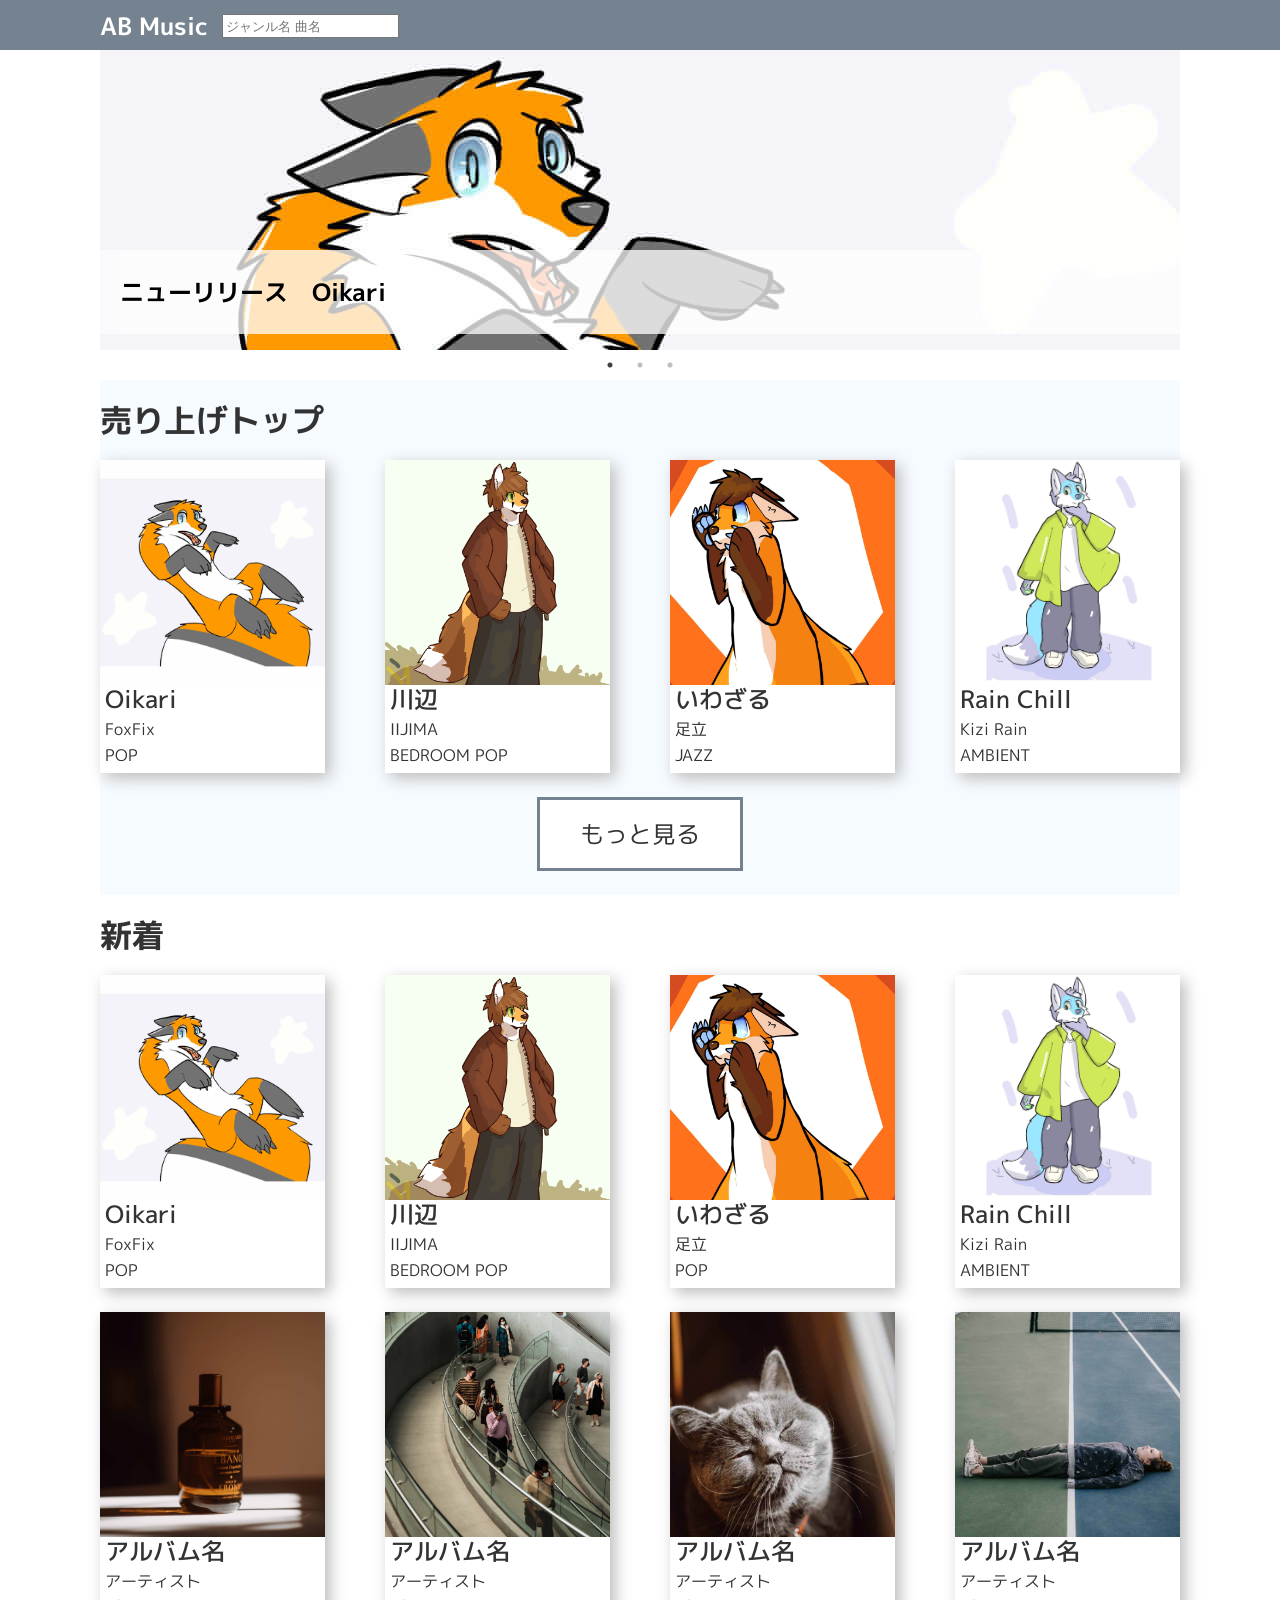
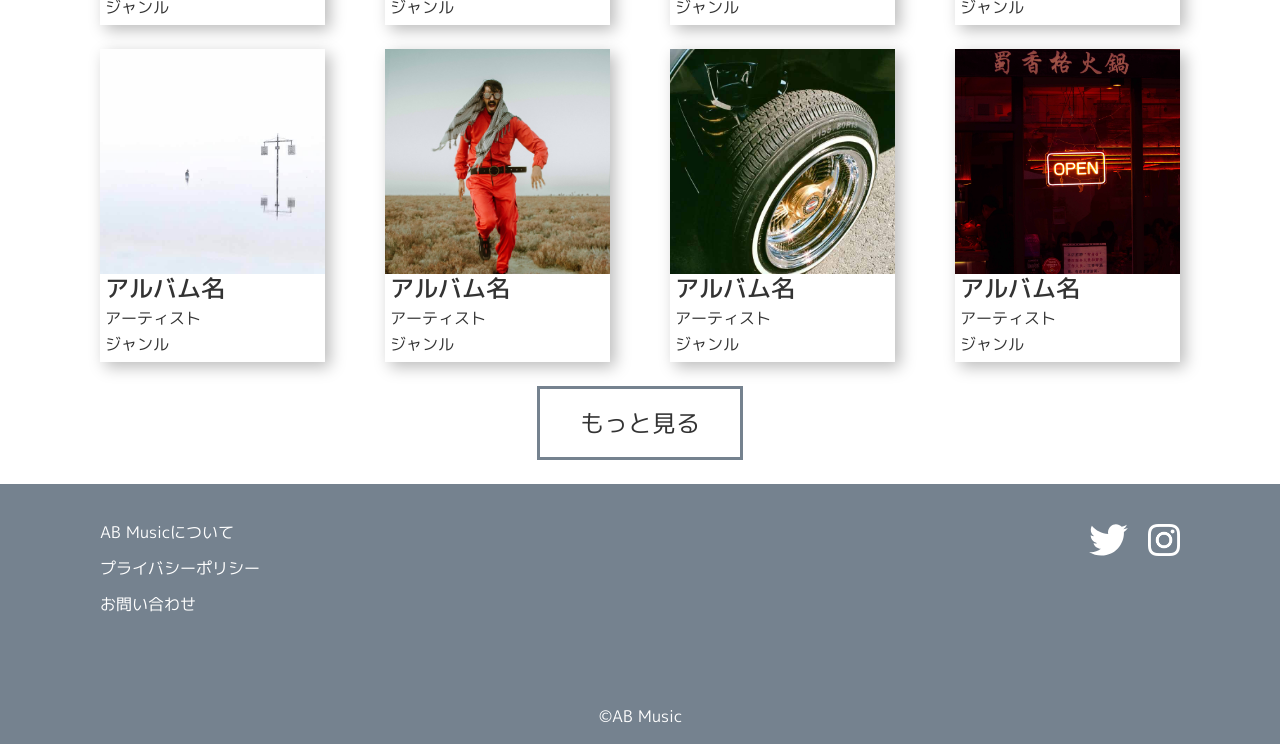
<file: index.html>
<!doctype html>
<html>
<head>
<meta charset="utf-8">
<link rel="stylesheet" href="css/reset.css">
<link rel="stylesheet" href="css/common.css">
<link rel="stylesheet" href="css/top.css">
<link rel="stylesheet" type="text/css" href="scripts/slick/slick.css"/>
<link rel="stylesheet" type="text/css" href="scripts/slick/slick-theme.css"/>
<link href="https://fonts.googleapis.com/css2?family=M+PLUS+1p:wght@400;500;700&display=swap" rel="stylesheet">

<!-- Enable users to add your web application or webpage link to the Home screen. Replace icon.png with your icon file path -->
<link rel="apple-touch-icon" href="img/icons/disc.png">
<!-- Specify a launch screen image that is displayed while your web application launches. Replace app.png with your image file path -->
<link rel="apple-touch-startup-image" href="img/icons/disc.png">
<!-- Mobile Internet Explorer allows us to activate ClearType technology for smoothing fonts for easy reading -->
<meta http-equiv="cleartype" content="on">
<!-- Specify whether or not telephone numbers in the HTML content should appear as hypertext links -->
<meta name="format-detection" content="telephone=no" />
<!-- Changes the logical window size used when displaying a page mobile browsers -->
<meta name = "viewport" content = "width = device-width, initial-scale=1, user-scalable=yes"><link href="img/icons/disc.svg" rel="icon" type="image/x-icon" />
<title>AB Music</title>
</head>
<body>
<header class = "header">
  <div class = "header-box"> <a href="index.html">
    <h1>AB Music</h1>
    </a>
    <div class = "search-box">
      <input type="search" placeholder="ジャンル名 曲名">
    </div>
  </div>
</header>
<main class = "main"> 
  <!--Slic -->
  <section class = "section-articles">
    <div class = "section-articles__slick">
      <div> <a href="pages/news1.html"><img class = "section-articles__img" src="img/slik1.png" alt="article_image">
        <div class = "section-articles__text">
          <p>ニューリリース　Oikari</p>
        </div>
        </a> </div>
      <div> <a href="pages/news1.html"> <img class = "section-articles__img" src="img/slik2.png" alt="article_image">
        <div class = "section-articles__text">
          <p>配信限定シングル　いわざる</p>
        </div>
        </a> </div>
      <div> <a href="pages/news1.html"> <img class = "section-articles__img" src="img/slik3.png" alt="article_image">
        <div class = "section-articles__text">
          <p>川辺リリース記念特集</p>
        </div>
        </a> </div>
    </div>
  </section>
  <section class = "section-ranking">
    <h2>売り上げトップ</h2>
    <ul>
      <li> <a href="pages/album_info.html"> <img src="img/0505.jpg" alt="album_image">
        <div class = "section-ranking__info">
          <p class = "album_title">Oikari</p>
          <p>FoxFix</p>
          <p>POP</p>
        </div>
        </a> </li>
      <li> <a href="psages/album_info.html"> <img src="img/IMG_0814.PNG" alt="album_image">
        <div class = "section-ranking__info">
          <p class = "album_title">川辺</p>
          <p>IIJIMA</p>
          <p>BEDROOM POP</p>
        </div>
        </a> </li>
      <li> <a href="pages/album_info.html"> <img src="img/IMG_0812.JPG" alt="album_image">
        <div class = "section-ranking__info">
          <p class = "album_title">いわざる</p>
          <p>足立</p>
          <p>JAZZ</p>
        </div>
        </a> </li>
      <li> <a href="pages/album_info.html"> <img src="img/IMG_0650.JPG" alt="album_image">
        <div class = "section-ranking__info">
          <p class = "album_title">Rain Chill</p>
          <p>Kizi Rain</p>
          <p>AMBIENT</p>
        </div>
        </a> </li>
    </ul>
    <a href="" class = "read-more">もっと見る</a></section>
  <section class = "section-new">
    <h2>新着</h2>
    <nav class = "section-new__items">
      <ul>
        <li> <a href="pages/album_info.html"> <img src="img/0505.jpg" alt="album_image">
          <div class = "section-new__info">
          <p class = "album_title">Oikari</p>
          <p>FoxFix</p>
          <p>POP</p>
          </div>
          </a> </li>
        <li> <a href="pages/album_info.html"> <img src="img/IMG_0814.PNG" alt="album_image">
          <div class = "section-new__info">
          <p class = "album_title">川辺</p>
          <p>IIJIMA</p>
          <p>BEDROOM POP</p>
          </div>
          </a> </li>
        <li> <a href="pages/album_info.html"> <img src="img/IMG_0812.JPG" alt="album_image">
          <div class = "section-new__info">
          <p class = "album_title">いわざる</p>
          <p>足立</p>
          <p>POP</p>
          </div>
          </a> </li>
        <li> <a href="pages/album_info.html"> <img src="img/IMG_0650.JPG" alt="album_image">
          <div class = "section-new__info">
          <p class = "album_title">Rain Chill</p>
          <p>Kizi Rain</p>
          <p>AMBIENT</p>
          </div>
          </a> </li>
      </ul>
      <ul>
        <li> <a href="pages/album_info.html"> <img src="img/album1.jpg" alt="album_image">
          <div class = "section-new__info">
            <p class = "album_title">アルバム名</p>
            <p>アーティスト</p>
            <p>ジャンル</p>
          </div>
          </a> </li>
        <li> <a href="pages/album_info.html"> <img src="img/album2.jpg" alt="album_image">
          <div class = "section-new__info">
            <p class = "album_title">アルバム名</p>
            <p>アーティスト</p>
            <p>ジャンル</p>
          </div>
          </a> </li>
        <li> <a href="pages/album_info.html"> <img src="img/album3.jpg" alt="album_image">
          <div class = "section-new__info">
            <p class = "album_title">アルバム名</p>
            <p>アーティスト</p>
            <p>ジャンル</p>
          </div>
          </a> </li>
        <li> <a href="pages/album_info.html"> <img src="img/album4.jpg" alt="album_image">
          <div class = "section-new__info">
            <p class = "album_title">アルバム名</p>
            <p>アーティスト</p>
            <p>ジャンル</p>
          </div>
          </a> </li>
      </ul>
      <ul>
        <li> <a href="pages/album_info.html"> <img src="img/album5.jpg" alt="album_image">
          <div class = "section-new__info">
            <p class = "album_title">アルバム名</p>
            <p>アーティスト</p>
            <p>ジャンル</p>
          </div>
          </a> </li>
        <li> <a href="pages/album_info.html"> <img src="img/album6.jpg" alt="album_image">
          <div class = "section-new__info">
            <p class = "album_title">アルバム名</p>
            <p>アーティスト</p>
            <p>ジャンル</p>
          </div>
          </a> </li>
        <li> <a href="pages/album_info.html"> <img src="img/album7.jpg" alt="album_image">
          <div class = "section-new__info">
            <p class = "album_title">アルバム名</p>
            <p>アーティスト</p>
            <p>ジャンル</p>
          </div>
          </a> </li>
        <li> <a href="pages/album_info.html"> <img src="img/album8.jpg" alt="album_image">
          <div class = "section-new__info">
            <p class = "album_title">アルバム名</p>
            <p>アーティスト</p>
            <p>ジャンル</p>
          </div>
          </a> </li>
      </ul>
    </nav>
    <a href="" class = "read-more">もっと見る</a></section>
</main>
<footer class = "footer">
  <div class = "footer-box">
    <div class = "footer-links">
      <nav class = "footer__site-map">
        <ul>
          <li><a href="pages/site_info.html">AB Musicについて</a></li>
          <li><a href="pages/privacy.html">プライバシーポリシー</a></li>
          <li><a href="pages/faq.html">お問い合わせ</a></li>
        </ul>
      </nav>
      <!--ツイッターとインスタアイコン-->
      <div class = "sns-icons">
        <nav>
          <ul>
            <li> <img class = "twitter-icon" src="img/icons/Logo white.svg" alt=""> </li>
            <li> <img class = "instagram-icon" src="img/icons/glyph-logo_May2016.png" alt=""> </li>
          </ul>
        </nav>
      </div>
    </div>
    <br>
    <span>©AB Music</span> </div>
</footer>
<!--スクリプト--> 
<script type="text/javascript" src="scripts/jquery-3.6.0.min.js"></script> 
<script type="text/javascript" src="scripts/slick/slick.min.js"></script> 

<!--slick処理--> 
<script type="text/javascript">
    $(document).ready(function(){
      $('.section-articles__slick').slick(
      {
        dots:true,
        autoplay:true,
        arrows: false,
        
      }
      );
    });
  </script>
</body>
</html>
</file>
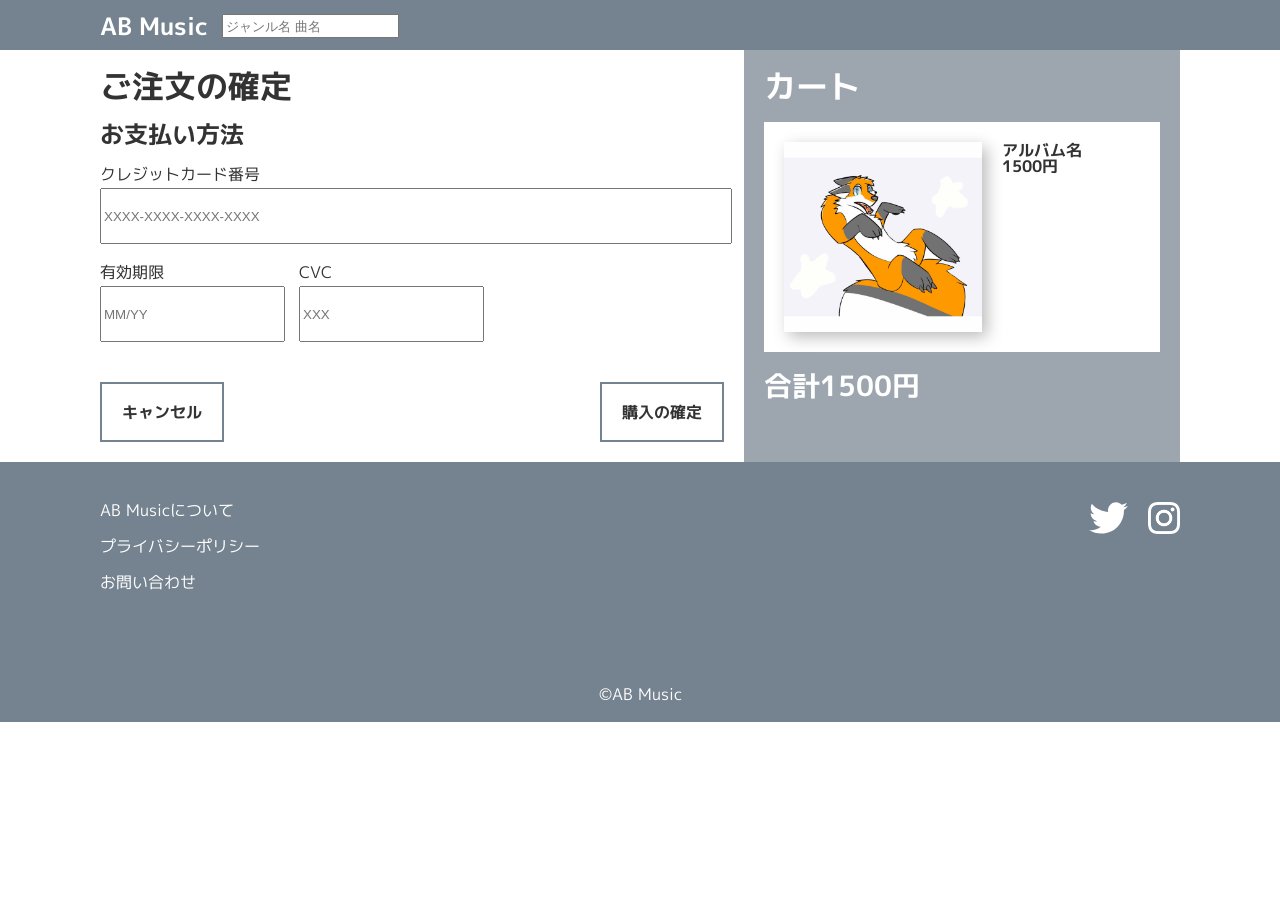
<file: pages/buy.html>
<!doctype html>
<html>
<head>
<meta charset="utf-8">
<link rel="stylesheet" href="../css/reset.css">
<link rel="stylesheet" href="../css/common.css">
<link rel="stylesheet" href="../css/buy.css">
<link href="https://fonts.googleapis.com/css2?family=M+PLUS+1p:wght@400;500;700&display=swap" rel="stylesheet">

<!-- Enable users to add your web application or webpage link to the Home screen. Replace icon.png with your icon file path -->
<link rel="apple-touch-icon" href="../img/icons/disc.png">
<!-- Specify a launch screen image that is displayed while your web application launches. Replace app.png with your image file path -->
<link rel="apple-touch-startup-image" href="../img/icons/disc.png">
<!-- Mobile Internet Explorer allows us to activate ClearType technology for smoothing fonts for easy reading -->
<meta http-equiv="cleartype" content="on">
<!-- Specify whether or not telephone numbers in the HTML content should appear as hypertext links -->
<meta name="format-detection" content="telephone=no" />
<!-- Changes the logical window size used when displaying a page mobile browsers -->
<meta name = "viewport" content = "width = device-width, initial-scale=1, user-scalable=yes">
  <link href="../img/icons/disc.svg" rel="icon" type="image/x-icon" />
<title>AB Music</title>
</head>
<body>
<header class = "header">
  <div class = "header-box"> <a href="../index.html">
    <h1>AB Music</h1>
    </a>
    <div class = "search-box">
      <input type="search" placeholder="ジャンル名 曲名">
    </div>
  </div>
</header>
<main class = "main">
  <section class = "section-credit">
    <h2>ご注文の確定</h2>
    <h3>お支払い方法</h3>
    <div>
      <p>クレジットカード番号</p>
      <input type="text" placeholder = "XXXX-XXXX-XXXX-XXXX">
    </div>
    <div class = "section-credit__info">
      <div>
        <p>有効期限</p>
        <input type="text" placeholder = "MM/YY">
      </div>
      <div>
        <p>CVC</p>
        <input type="text" placeholder = "XXX">
      </div>
    </div>
    <div>
      <div class = "section-credit__button"> <a href="../index.html">キャンセル</a> <a href="../pages/thanks.html">購入の確定</a> </div>
    </div>
  </section>
  <section class = "section-cart">
    <h2>カート</h2>
    <div class = "section-cart__items"><img src="../img/0505.jpg" alt="album_image">
      <div>
        <p>アルバム名</p>
        <p>1500円</p>
      </div>
    </div>
    <p class = "sum-price">合計1500円</p>
  </section>
</main>
<footer class = "footer">
  <div class = "footer-box">
    <div class = "footer-links">
      <nav class = "footer__site-map">
        <ul>
          <li><a href="../pages/site_info.html">AB Musicについて</a></li>
          <li><a href="../pages/privacy.html">プライバシーポリシー</a></li>
          <li><a href="../pages/faq.html">お問い合わせ</a></li>
        </ul>
      </nav>
      <!--ツイッターとインスタアイコン-->
      <div class = "sns-icons">
        <nav>
          <ul>
            <li> <img class = "twitter-icon" src="../img/icons/Logo white.svg" alt=""> </li>
            <li> <img class = "instagram-icon" src="../img/icons/glyph-logo_May2016.png" alt=""> </li>
          </ul>
        </nav>
      </div>
    </div>
    <br>
    <span>©AB Music</span> </div>
</footer>
</body>
</html>
</file>
<file: css/common.css>
/* CSS Document */
html {
  font-size: 62.5%;
  background-color: #ffffff;
  width: 100%;
}
body {
  text-align: center;
  font-size: 1.6rem;
  color: #333;
  font-family: 'M PLUS 1p', sans-serif;
  min-width: 375px;
}
ul {
  list-style: none;
}
ol {
  list-style: none;
}
a {
  text-decoration: none;
  color: #333;
}
a:hover {
  text-decoration: none;
}
.read-more {
  display: inline-block;
  text-align: center;
  width: 200px;
  padding: 22px 0;
  border: 3px solid #75828F;
  font-size: 2.4rem;
  background-color: #fff;
}
.header {
  background-color: #75828F;
  height: 50px;
  /*position:sticky;*/
  top: 0;
}
.header h1 {
  font-weight: 600;
  font-size: 2.4rem;
  color: white;
  padding: 0 14px 0 0;
}
.header-box {
  max-width: 1080px;
  margin: 0 auto;
  display: flex;
  padding: 14px 0 0 0;
}
.header .search-box input {
  height: 100%;
}
/*スマホ*/
@media(max-width :1080px) {
  .header {
    background-color: #75828F;
    height: 100px;
    text-align: left;
  }
  .header h1 {
    padding: 14px 0;
  }
  .header-box {
    flex-direction: column;
    margin: 0 0 20px 20px;
  }
}
/*PC*/
.footer {
  background-color: #75828F;
  margin: 0 auto;
  /*text-align:center;*/
  color: #fff;
}
.footer-box {
  margin: 0 auto;
  max-width: 1080px;
}
.footer-links {
  padding: 40px 0;
  display: flex;
  justify-content: space-between;
}
.footer__site-map {
  text-align: left;
}
.footer__site-map ul li {
  margin: 0 0 20px;
}
.sns-icons {}
.sns-icons ul {
  display: flex;
}
.sns-icons .twitter-icon {
  height: 32px;
  padding: 0 20px;
}
.footer span {
  display: inline-block;
  text-align: center;
  margin: 20px;
}
.footer a {
  color: #fff;
}
@media(max-width :1080px) {
  .footer {
    background-color: #75828F;
    height: 300px;
  }
  .footer-box {
    max-width: 100%;
    margin: 20px 20px 0 0;
  }
  .footer__site-map {
    margin: 0 20px;
  }
  .read-more {
    display: inline-block;
    text-align: center;
    /*隙間解消するまで固定*/
    width: 40%;
    padding: 14px 0;
    margin: 20px 20px;
    border: 3px solid #75828F;
    font-size: 2.4rem;
    background-color: #fff;
  }
}
</file>
<file: css/top.css>
/* CSS Document */
.main {
  max-width: 1080px;
  min-width: 375px;
  margin: 0 auto;
}
.section-articles {
  position: relative;
}
.section-articles img {
  margin: 0 auto;
}
.section-articles__img {
  width: 100%;
  height: 300px;
  object-fit: cover;
  object-position: 50% 50%;
}
.section-articles__text {
  position: absolute;
  top: 200px;
  background-color: rgba(255, 255, 255, 0.50);
  padding: 30px 0px;
  /*left:0;*/
  width: 100%;
  font-weight: 600;
  font-size: 2.4rem;
  margin: 0 0 0 20px;
}
.section-articles__text p {
  opacity: 100%;
  text-align: left;
  color: #000;
}
.section-ranking {
  background-color: #F6FBFF;
  padding: 24px 0;
}
.section-ranking h2 {
  text-align: left;
  font-size: 3.2rem;
  margin: 0 0 24px 0;
}
.section-ranking ul {
  display: flex;
  justify-content: space-between;
  margin: 0 0 24px 0;
}
.section-ranking ul li {
  box-shadow: 5px 5px 15px rgba(187, 187, 187, 187);
  text-align: left;
  background-color: #fff;
}
.section-ranking img {
  width: 225px;
  height: 225px;
  object-fit: cover;
}
.album_title{
  font-size:2.4rem;
  font-weight:500;
}
.section-ranking p 
{
  margin:0 0 10px 5px;
}
.section-new {
  padding: 24px 0;
}
.section-new h2 {
  font-size: 3.2rem;
  text-align: left;
  margin: 0 0 24px 0;
}
.section-new__items img {
  width: 225px;
  height: 225px;
  object-fit: cover;
}
.section-new ul {
  display: flex;
  justify-content: space-between;
  margin: 0 0 24px 0;
}
.section-new ul li {
  box-shadow: 5px 5px 15px rgba(187, 187, 187, 187);
  text-align: left;
}
.section-new p 
{
  margin:0 0 10px 5px;
}
@media(max-width :1080px) {
  .section-articles__slick
  {
    position:absolute;
  }
  .section-articles__img {
  width: 100%;
  height: auto;
  object-fit: cover;
  object-position: 50% 50%;
    
}
  .section-articles__text {
    position:relative;
    display:inline-block;
    top:0;
}
  .section-ranking {
    padding: 24px 0;
  }
  .section-ranking h2 {
    margin: 0 20px 20px;
  }
  .section-ranking ul {
    display: flex;
    flex-direction: column;
    margin: 0 20px;
  }
  .section-ranking ul li {
    margin: 20px 0 0 0px;
    padding: 20px;
  }
  .section-ranking ul li a {
    display: flex;
    flex-direction: row;
    /*空白*/
  }
  .section-ranking__info {
    margin: 0 0 0 20px;
  }
  .section-ranking img {
    width: 50%;
    height: 100%;
  }
  .section-new {
    padding: 24px 0;
  }
  .section-new h2 {
    margin: 0 20px;
  }
  .section-new ul {
    display: flex;
    flex-direction: column;
    margin: 0 20px;
  }
  .section-new ul li {
    margin: 20px 0 0 0px;
    padding: 20px;
    background-color: #fff;
  }
  .section-new ul li a {
    display: flex;
    flex-direction: row;
    margin: 20px 0 0 0px;
  }
  .section-new img {
    width: 50%;
    height: 100%;
  }
  .section-new__info {
    margin: 0 0 0 20px;
  }
}
</file>
<file: css/buy.css>
/* CSS Document */
section {
  max-width: 1080px;
  text-align: left;
  padding: 20px auto;
}
section h2 {
  font-weight: 600;
  font-size: 3.2rem;
}
section h3 {
  font-weight: 600;
  font-size: 2.4rem;
}
section img {
  width: 100%;
  object-fit: cover;
}
.main {
  display: flex;
  margin: 0 auto;
  max-width: 1080px;
  min-width: 375px;
}
.section-credit {
  text-align: left;
  width: 100%;
  padding: 0 20px 0 0;
}
.section-credit h2 {
  margin: 20px 0 20px 0;
}
.section-credit h3 {
  margin: 0 0 20px 0;
}
.section-credit p {
  margin: 0 0 6px;
  font-size: 1.6rem;
  font-weight: 400;
}
.section-credit input {
  margin: 0 0 20px;
  width: 100%;
  height: 50px;
}
.section-credit__info {
  display: flex;
}
.section-credit__info div:last-child {
  margin: 0 22px;
}
.section-credit__button {
  display: flex;
  justify-content: space-between;
  margin: 20px 0 20px 0;
}
.section-cart {
  background-color: #9DA6AF;
  color: #fff;
  width: 70%;
}
.section-cart h2 {
  margin: 20px 0 0 20px;
}
.section-cart div p {
  font-size: 1.6rem;
  font-weight: 600;
  margin: 0 0 0 20px;
}
.sum-price {
  font-size: 2.8rem;
  font-weight: 600;
  margin: 0 0 0 20px;
}
.section-credit__button {
  margin: 20px 0;
}
.section-credit__button a {
  padding: 20px;
  background-color: #fff;
  border: 2px solid #75828F;
  font-size: 1.6rem;
  font-weight: 600;
}
.section-cart__items {
  display: flex;
  background-color: #fff;
  color: #333;
  margin: 20px;
}
.section-cart__items {}
.section-cart__items div {
  margin: 20px 0;
}
.section-cart__items img {
  margin: 20px 0 20px 20px;
  width: 50%;
  box-shadow: 5px 5px 15px rgba(187, 187, 187, 187);
}
@media(max-width: 1080px) {
  .main {
    flex-direction: column-reverse;
  }
  .section-cart {
    width: 100%;
  }
  .section-cart p {
    margin: 20px 0 20px 20px;
  }
  .section-credit {
    padding: 20px;
    width: auto;
  }
  .section-credit__info {
    width: 100%;
  }
  .sum-price {
    font-size: 2.8rem;
    font-weight: 600;
  }
}
</file>
